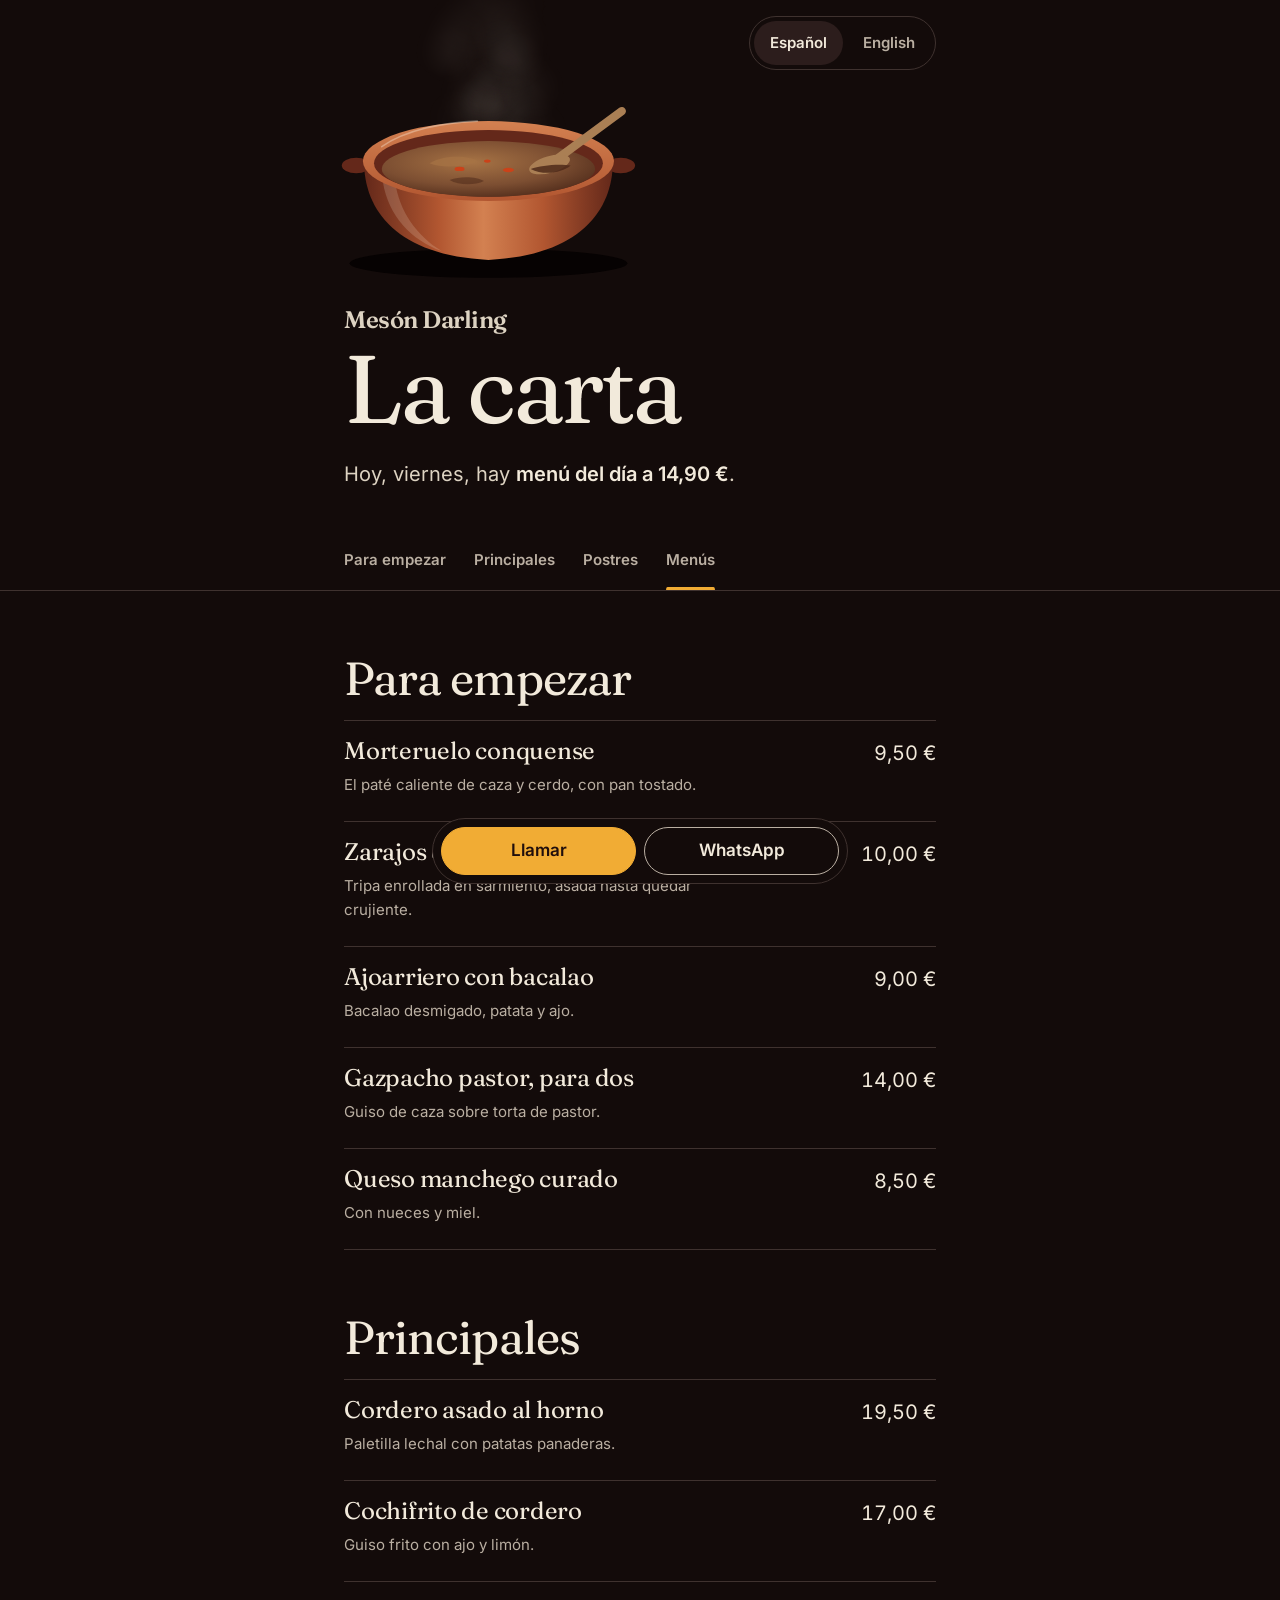
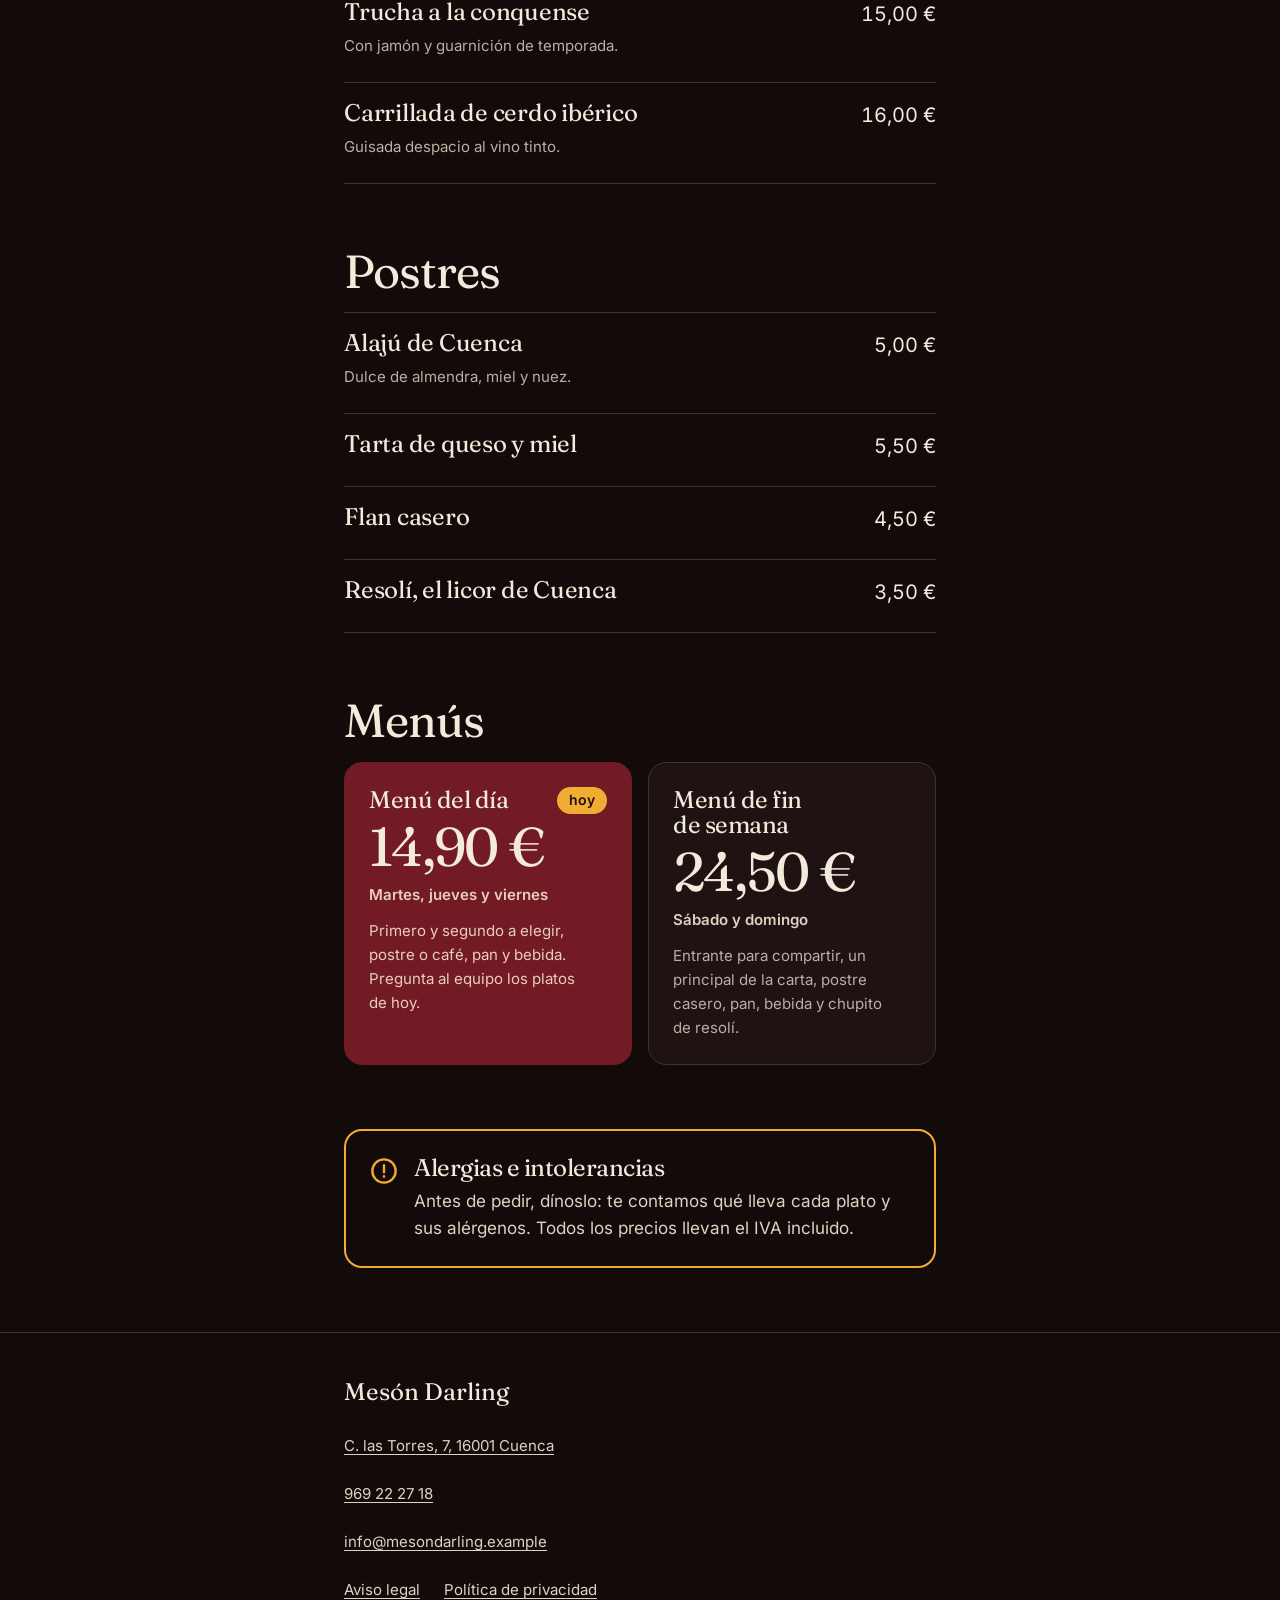
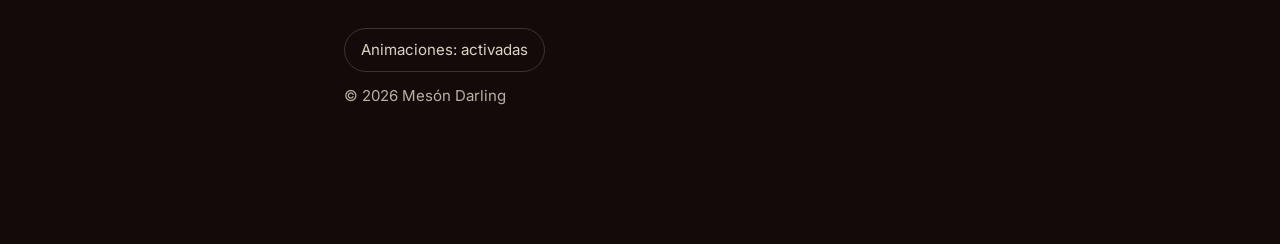
<file: public/index.html>
<!doctype html>
<html lang="es">
<head>
<meta charset="utf-8">
<meta name="viewport" content="width=device-width, initial-scale=1, viewport-fit=cover">
<title>Carta · Mesón Darling, restaurante en Cuenca</title>
<meta name="description" content="La carta del Mesón Darling en Cuenca: morteruelo, zarajos, cordero asado, postres de la tierra, menú del día y de fin de semana, con precios e IVA incluido.">
<meta name="robots" content="noindex">
<link rel="canonical" href="https://mesondarling.misioncumplida.app/">
<link rel="alternate" hreflang="es" href="https://mesondarling.misioncumplida.app/">
<link rel="alternate" hreflang="en" href="https://mesondarling.misioncumplida.app/en">
<link rel="alternate" hreflang="x-default" href="https://mesondarling.misioncumplida.app/">
<meta name="theme-color" content="#1f1314">
<link rel="icon" href="img/favicon.svg" type="image/svg+xml">

<meta property="og:type" content="website">
<meta property="og:locale" content="es_ES">
<meta property="og:site_name" content="Mesón Darling">
<meta property="og:title" content="La carta del Mesón Darling">
<meta property="og:description" content="Morteruelo, zarajos, cordero asado y postres de Cuenca, con precios. Menú del día y de fin de semana.">
<meta property="og:url" content="https://mesondarling.misioncumplida.app/">
<meta property="og:image" content="https://mesondarling.misioncumplida.app/img/og.jpg">
<meta property="og:image:width" content="1200">
<meta property="og:image:height" content="630">
<meta property="og:image:alt" content="La carta del Mesón Darling: cazuela de morteruelo sobre fondo vino oscuro">
<meta name="twitter:card" content="summary_large_image">

<script>(function(){var d=document.documentElement;d.className+=' js';try{var q=new URLSearchParams(location.search).get('movimiento'),g=localStorage;if(q==='1')g.setItem('mov','si');if(q==='0')g.setItem('mov','no');var m=g.getItem('mov');if(m==='si')d.className+=' mov';if(m==='no')d.className+=' sin-mov';}catch(e){}})();</script>
<link rel="preload" href="fonts/fraunces-latin-wght-normal.woff2" as="font" type="font/woff2" crossorigin>
<link rel="preload" href="fonts/inter-latin-wght-normal.woff2" as="font" type="font/woff2" crossorigin>
<link rel="stylesheet" href="css/estilos.css?v=2">

<script type="application/ld+json">
{
  "@context": "https://schema.org",
  "@type": "Restaurant",
  "name": "Mesón Darling",
  "telephone": "+34969222718",
  "priceRange": "€€",
  "servesCuisine": [
    "Cocina conquense",
    "Cocina castellana"
  ],
  "image": "https://mesondarling.misioncumplida.app/img/og.jpg",
  "url": "https://mesondarling.misioncumplida.app/",
  "address": {
    "@type": "PostalAddress",
    "streetAddress": "C. las Torres, 7",
    "addressLocality": "Cuenca",
    "postalCode": "16001",
    "addressRegion": "Cuenca",
    "addressCountry": "ES"
  },
  "geo": {
    "@type": "GeoCoordinates",
    "latitude": 40.0786,
    "longitude": -2.1336
  },
  "openingHoursSpecification": [
    {
      "@type": "OpeningHoursSpecification",
      "dayOfWeek": [
        "Tuesday",
        "Thursday",
        "Friday"
      ],
      "opens": "10:00",
      "closes": "15:30"
    },
    {
      "@type": "OpeningHoursSpecification",
      "dayOfWeek": [
        "Tuesday",
        "Thursday",
        "Friday"
      ],
      "opens": "20:00",
      "closes": "23:00"
    },
    {
      "@type": "OpeningHoursSpecification",
      "dayOfWeek": "Saturday",
      "opens": "11:00",
      "closes": "15:30"
    },
    {
      "@type": "OpeningHoursSpecification",
      "dayOfWeek": "Saturday",
      "opens": "20:00",
      "closes": "23:00"
    },
    {
      "@type": "OpeningHoursSpecification",
      "dayOfWeek": "Sunday",
      "opens": "11:00",
      "closes": "15:30"
    }
  ],
  "sameAs": [
    "https://www.google.com/maps/place//data=!4m2!3m1!1s0xd5d676e38222c59:0x9240be1455f8149e"
  ],
  "hasMenu": {
    "@type": "Menu",
    "name": "Carta del Mesón Darling",
    "url": "https://mesondarling.misioncumplida.app/",
    "inLanguage": "es",
    "hasMenuSection": [
      {
        "@type": "MenuSection",
        "name": "Para empezar",
        "hasMenuItem": [
          {
            "@type": "MenuItem",
            "name": "Morteruelo conquense",
            "offers": {
              "@type": "Offer",
              "price": "9.50",
              "priceCurrency": "EUR"
            }
          },
          {
            "@type": "MenuItem",
            "name": "Zarajos de cordero lechal",
            "offers": {
              "@type": "Offer",
              "price": "10.00",
              "priceCurrency": "EUR"
            }
          },
          {
            "@type": "MenuItem",
            "name": "Ajoarriero con bacalao",
            "offers": {
              "@type": "Offer",
              "price": "9.00",
              "priceCurrency": "EUR"
            }
          },
          {
            "@type": "MenuItem",
            "name": "Gazpacho pastor, para dos",
            "offers": {
              "@type": "Offer",
              "price": "14.00",
              "priceCurrency": "EUR"
            }
          },
          {
            "@type": "MenuItem",
            "name": "Queso manchego curado",
            "offers": {
              "@type": "Offer",
              "price": "8.50",
              "priceCurrency": "EUR"
            }
          }
        ]
      },
      {
        "@type": "MenuSection",
        "name": "Principales",
        "hasMenuItem": [
          {
            "@type": "MenuItem",
            "name": "Cordero asado al horno",
            "offers": {
              "@type": "Offer",
              "price": "19.50",
              "priceCurrency": "EUR"
            }
          },
          {
            "@type": "MenuItem",
            "name": "Cochifrito de cordero",
            "offers": {
              "@type": "Offer",
              "price": "17.00",
              "priceCurrency": "EUR"
            }
          },
          {
            "@type": "MenuItem",
            "name": "Trucha a la conquense",
            "offers": {
              "@type": "Offer",
              "price": "15.00",
              "priceCurrency": "EUR"
            }
          },
          {
            "@type": "MenuItem",
            "name": "Carrillada de cerdo ibérico",
            "offers": {
              "@type": "Offer",
              "price": "16.00",
              "priceCurrency": "EUR"
            }
          }
        ]
      },
      {
        "@type": "MenuSection",
        "name": "Postres",
        "hasMenuItem": [
          {
            "@type": "MenuItem",
            "name": "Alajú de Cuenca",
            "offers": {
              "@type": "Offer",
              "price": "5.00",
              "priceCurrency": "EUR"
            }
          },
          {
            "@type": "MenuItem",
            "name": "Tarta de queso y miel",
            "offers": {
              "@type": "Offer",
              "price": "5.50",
              "priceCurrency": "EUR"
            }
          },
          {
            "@type": "MenuItem",
            "name": "Flan casero",
            "offers": {
              "@type": "Offer",
              "price": "4.50",
              "priceCurrency": "EUR"
            }
          },
          {
            "@type": "MenuItem",
            "name": "Resolí, el licor de Cuenca",
            "offers": {
              "@type": "Offer",
              "price": "3.50",
              "priceCurrency": "EUR"
            }
          }
        ]
      }
    ]
  }
}
</script>
</head>
<body>
<a class="saltar" href="#carta">Saltar a la carta</a>

<header class="cabeza contenedor">
  <nav class="idioma" aria-label="Idioma">
    <ul>
      <li><a href="/" aria-current="page" lang="es">Español</a></li>
      <li><a href="/en" hreflang="en" lang="en">English</a></li>
    </ul>
  </nav>
  <div class="emblema">
    <canvas class="vapor" data-firma="vapor" aria-hidden="true"></canvas>
    <svg viewBox="60 170 540 300" aria-hidden="true" focusable="false">
      <defs>
        <linearGradient id="g-cuerpo" x1="0" x2="1" y1="0" y2="0">
          <stop offset="0" class="s-barro-osc"/><stop offset=".3" class="s-barro"/><stop offset=".48" class="s-barro-claro"/><stop offset=".72" class="s-barro"/><stop offset="1" class="s-barro-osc"/>
        </linearGradient>
        <linearGradient id="g-borde" x1="0" x2="0" y1="0" y2="1">
          <stop offset="0" class="s-barro-claro"/><stop offset="1" class="s-barro"/>
        </linearGradient>
        <radialGradient id="g-guiso" cx=".42" cy=".38" r=".7">
          <stop offset="0" class="s-guiso-claro"/><stop offset=".6" class="s-guiso"/><stop offset="1" class="s-guiso-osc"/>
        </radialGradient>
      </defs>
      <ellipse class="i-sombra" cx="320" cy="446" rx="250" ry="26"/>
      <ellipse class="i-barro-osc" cx="82" cy="270" rx="26" ry="14"/>
      <ellipse class="i-barro-osc" cx="558" cy="270" rx="26" ry="14"/>
      <path fill="url(#g-cuerpo)" d="M96 262 C96 352 156 432 320 440 C484 432 544 352 544 262 Z"/>
      <path class="i-brillo" d="M130 300 C140 360 180 404 236 424 C190 396 160 352 152 300 Z"/>
      <ellipse fill="url(#g-borde)" cx="320" cy="262" rx="226" ry="72"/>
      <ellipse class="i-barro-osc" cx="320" cy="266" rx="206" ry="60"/>
      <ellipse fill="url(#g-guiso)" cx="320" cy="276" rx="192" ry="50"/>
      <path class="i-guiso-claro" d="M214 266 C240 250 286 252 300 262 C284 272 238 276 214 266 Z" opacity=".7"/>
      <path class="i-guiso-osc" d="M250 296 C270 288 300 290 312 298 C296 306 266 306 250 296 Z" opacity=".55"/>
      <ellipse class="i-pimenton" cx="268" cy="276" rx="9" ry="4"/>
      <ellipse class="i-pimenton" cx="318" cy="262" rx="6" ry="3"/>
      <ellipse class="i-pimenton" cx="356" cy="278" rx="10" ry="4"/>
      <path class="i-mango" d="M446 256 L560 172"/>
      <ellipse class="i-madera" cx="430" cy="268" rx="38" ry="15" transform="rotate(-16 430 268)"/>
      <path class="i-guiso-osc" d="M396 276 C414 270 446 266 468 270 C452 284 418 288 396 276 Z" opacity=".85"/>
      <path class="i-brillo-fino" d="M128 236 C170 206 240 192 300 190"/>
    </svg>
  </div>
  <p class="marca entrada">Mesón Darling</p>
  <h1 class="entrada" style="--i:1">La carta</h1>
  <p class="hoy entrada" style="--i:2" id="hoy" role="status">Menú del día martes, jueves y viernes.</p>
</header>

<nav class="secciones" aria-label="Partes de la carta">
  <div class="contenedor secciones-pista">
    <ul>
      <li><a href="#empezar">Para empezar</a></li>
      <li><a href="#principales">Principales</a></li>
      <li><a href="#postres">Postres</a></li>
      <li><a href="#menus">Menús</a></li>
    </ul>
    <span class="secciones-marca" aria-hidden="true"></span>
  </div>
</nav>

<main id="carta" class="contenedor" tabindex="-1">
  <section id="empezar" class="parte" aria-labelledby="t-empezar">
    <h2 id="t-empezar">Para empezar</h2>
    <ul class="platos">
      <li class="rev"><span class="plato">Morteruelo conquense</span><span class="precio">9,50 €</span><small>El paté caliente de caza y cerdo, con pan tostado.</small></li>
      <li class="rev"><span class="plato">Zarajos de cordero lechal</span><span class="precio">10,00 €</span><small>Tripa enrollada en sarmiento, asada hasta quedar crujiente.</small></li>
      <li class="rev"><span class="plato">Ajoarriero con bacalao</span><span class="precio">9,00 €</span><small>Bacalao desmigado, patata y ajo.</small></li>
      <li class="rev"><span class="plato">Gazpacho pastor, para dos</span><span class="precio">14,00 €</span><small>Guiso de caza sobre torta de pastor.</small></li>
      <li class="rev"><span class="plato">Queso manchego curado</span><span class="precio">8,50 €</span><small>Con nueces y miel.</small></li>
    </ul>
  </section>

  <section id="principales" class="parte" aria-labelledby="t-principales">
    <h2 id="t-principales">Principales</h2>
    <ul class="platos">
      <li class="rev"><span class="plato">Cordero asado al horno</span><span class="precio">19,50 €</span><small>Paletilla lechal con patatas panaderas.</small></li>
      <li class="rev"><span class="plato">Cochifrito de cordero</span><span class="precio">17,00 €</span><small>Guiso frito con ajo y limón.</small></li>
      <li class="rev"><span class="plato">Trucha a la conquense</span><span class="precio">15,00 €</span><small>Con jamón y guarnición de temporada.</small></li>
      <li class="rev"><span class="plato">Carrillada de cerdo ibérico</span><span class="precio">16,00 €</span><small>Guisada despacio al vino tinto.</small></li>
    </ul>
  </section>

  <section id="postres" class="parte" aria-labelledby="t-postres">
    <h2 id="t-postres">Postres</h2>
    <ul class="platos">
      <li class="rev"><span class="plato">Alajú de Cuenca</span><span class="precio">5,00 €</span><small>Dulce de almendra, miel y nuez.</small></li>
      <li class="rev"><span class="plato">Tarta de queso y miel</span><span class="precio">5,50 €</span></li>
      <li class="rev"><span class="plato">Flan casero</span><span class="precio">4,50 €</span></li>
      <li class="rev"><span class="plato">Resolí, el licor de Cuenca</span><span class="precio">3,50 €</span></li>
    </ul>
  </section>

  <section id="menus" class="parte" aria-labelledby="t-menus">
    <h2 id="t-menus">Menús</h2>
    <div class="menus">
      <article class="menu-tarjeta rev" data-dias="2,4,5">
        <h3>Menú del día</h3>
        <p class="menu-precio">14,90 €</p>
        <p class="menu-dias">Martes, jueves y viernes</p>
        <p>Primero y segundo a elegir, postre o café, pan y bebida. Pregunta al equipo los platos de hoy.</p>
      </article>
      <article class="menu-tarjeta rev" data-dias="6,0">
        <h3>Menú de fin de semana</h3>
        <p class="menu-precio">24,50 €</p>
        <p class="menu-dias">Sábado y domingo</p>
        <p>Entrante para compartir, un principal de la carta, postre casero, pan, bebida y chupito de resolí.</p>
      </article>
    </div>
  </section>

  <aside class="alergenos" aria-labelledby="t-alergenos">
    <svg viewBox="0 0 24 24" aria-hidden="true" focusable="false"><circle cx="12" cy="12" r="10"/><path d="M12 7v6M12 16.5v.5"/></svg>
    <div>
      <h2 id="t-alergenos">Alergias e intolerancias</h2>
      <p>Antes de pedir, dínoslo: te contamos qué lleva cada plato y sus alérgenos. Todos los precios llevan el IVA incluido.</p>
    </div>
  </aside>
</main>

<footer class="pie">
  <div class="contenedor">
    <p class="pie-marca">Mesón Darling</p>
    <p><a href="https://www.google.com/maps/place//data=!4m2!3m1!1s0xd5d676e38222c59:0x9240be1455f8149e" target="_blank" rel="noopener">C. las Torres, 7, 16001 Cuenca</a></p>
    <p><a href="tel:+34969222718">969 22 27 18</a></p>
    <p><a href="mailto:info@mesondarling.example">info@mesondarling.example</a></p>
    <ul class="pie-enlaces">
      <li><a href="/aviso-legal">Aviso legal</a></li>
      <li><a href="/privacidad">Política de privacidad</a></li>
    </ul>
    <p><button class="mov-boton" type="button" aria-pressed="true">Animaciones: activadas</button></p>
    <p class="pie-copy">© 2026 Mesón Darling</p>
  </div>
</footer>

<div class="barra-movil">
  <a href="tel:+34969222718">Llamar</a>
  <a href="https://wa.me/34969222718?text=Hola%2C%20tengo%20una%20pregunta%20sobre%20la%20carta.">WhatsApp</a>
</div>

<script src="js/main.js?v=2" defer></script>
</body>
</html>
</file>
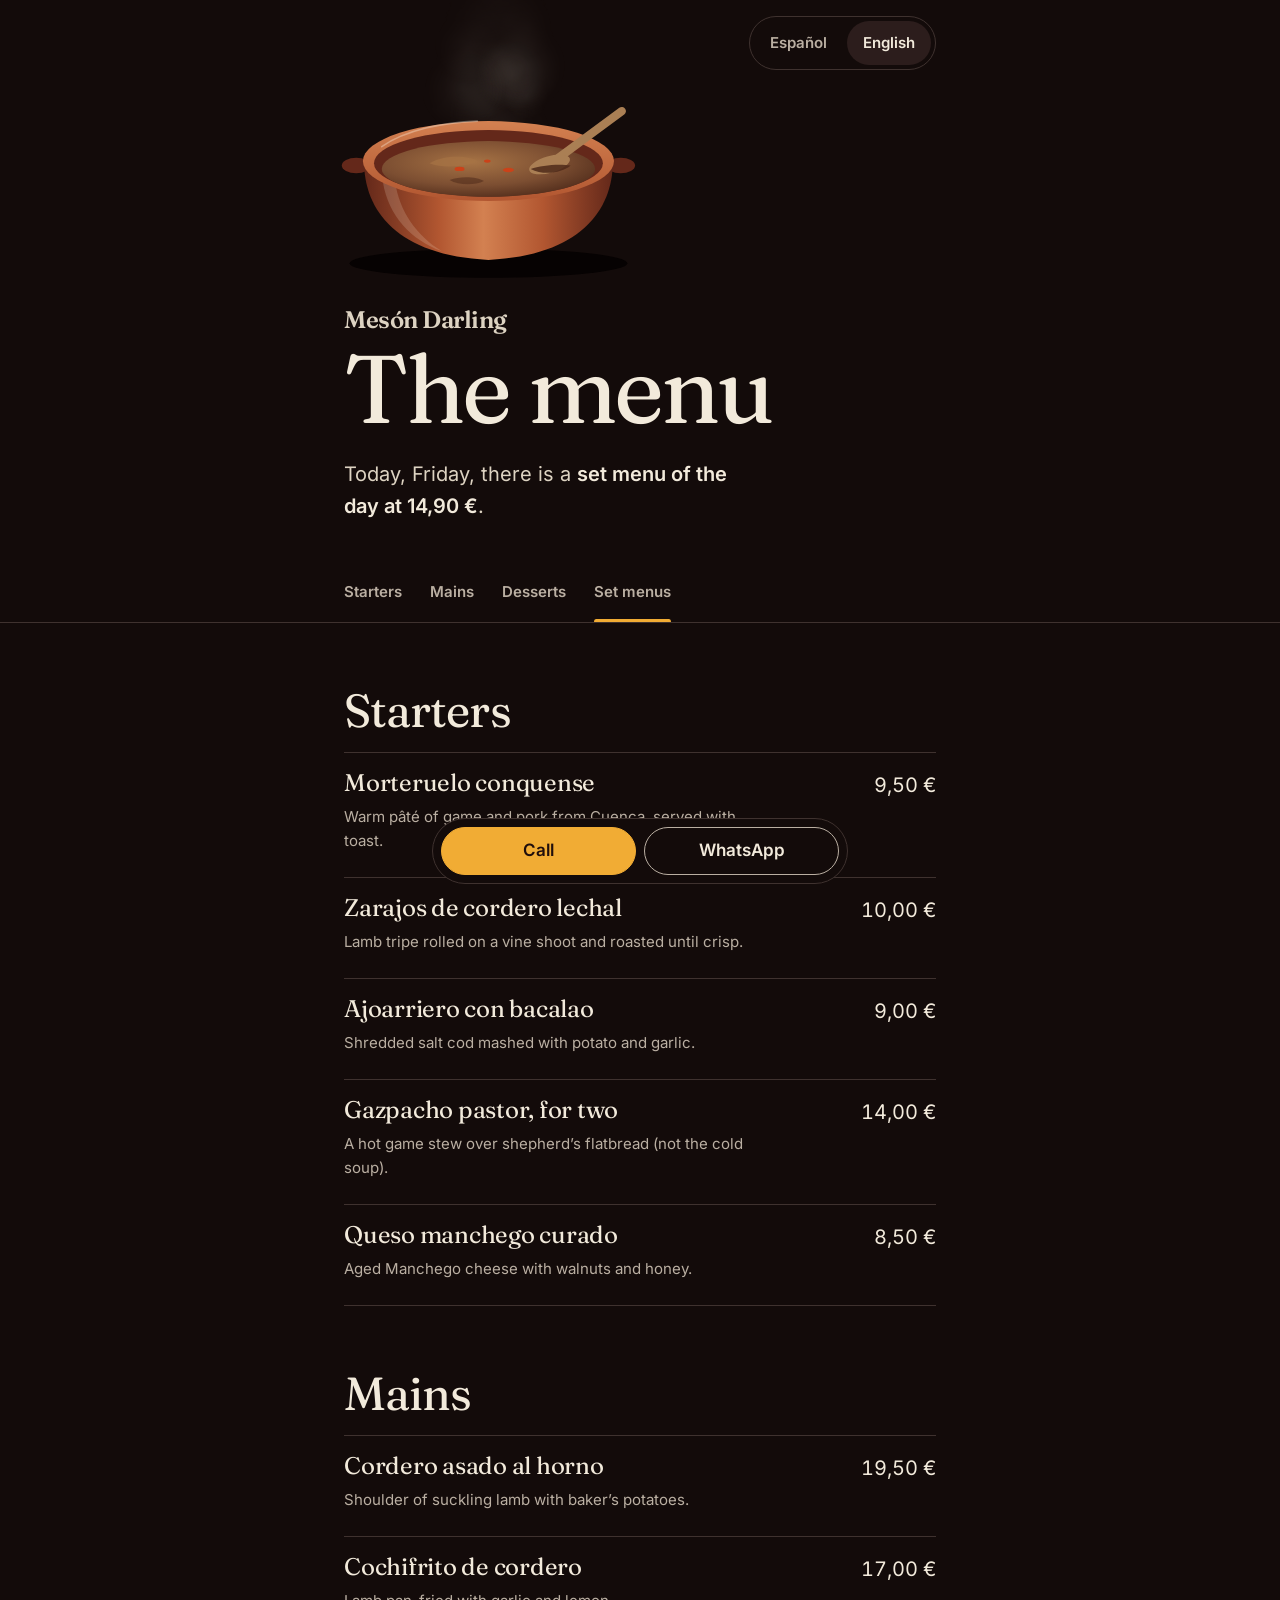
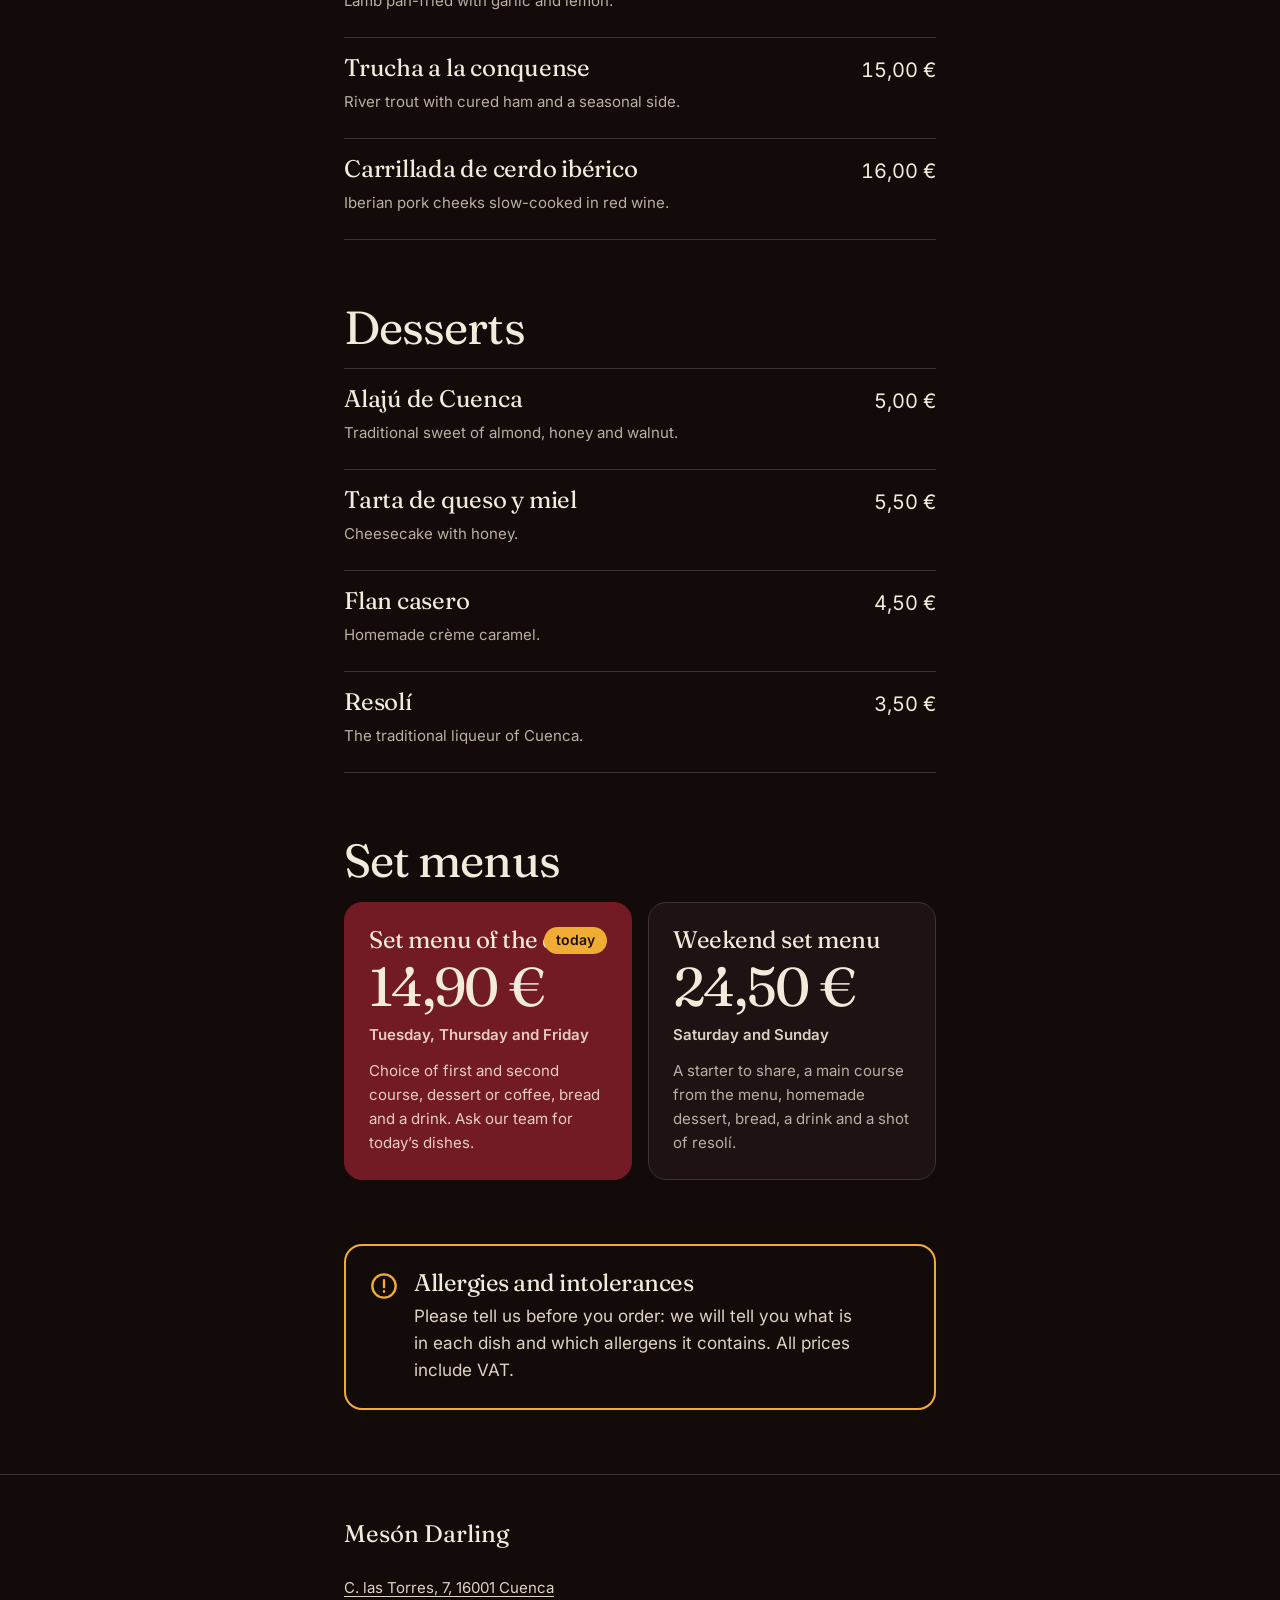
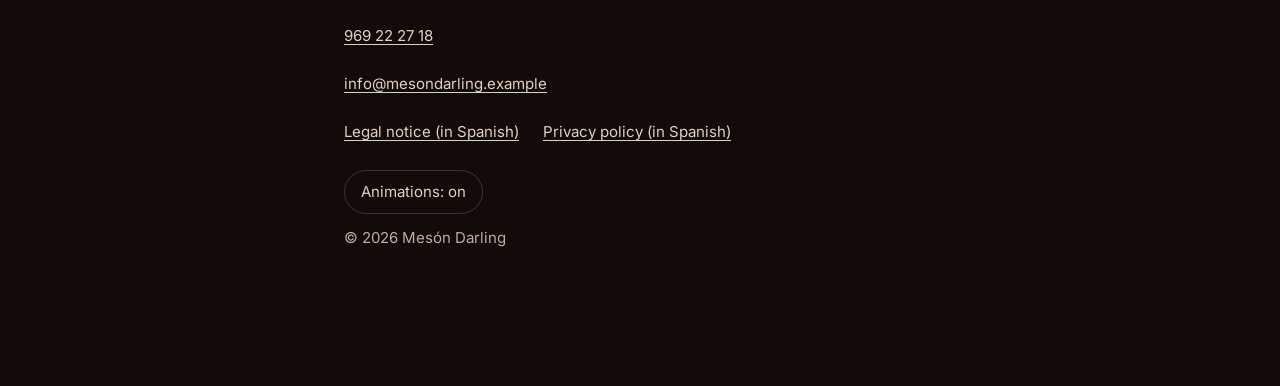
<file: public/en.html>
<!doctype html>
<html lang="en">
<head>
<meta charset="utf-8">
<meta name="viewport" content="width=device-width, initial-scale=1, viewport-fit=cover">
<title>Menu · Mesón Darling, restaurant in Cuenca</title>
<meta name="description" content="The menu of Mesón Darling in Cuenca, Spain: morteruelo, zarajos, roast lamb, local desserts, daily and weekend set menus, with prices including VAT.">
<meta name="robots" content="noindex">
<link rel="canonical" href="https://mesondarling.misioncumplida.app/en">
<link rel="alternate" hreflang="es" href="https://mesondarling.misioncumplida.app/">
<link rel="alternate" hreflang="en" href="https://mesondarling.misioncumplida.app/en">
<link rel="alternate" hreflang="x-default" href="https://mesondarling.misioncumplida.app/">
<meta name="theme-color" content="#1f1314">
<link rel="icon" href="img/favicon.svg" type="image/svg+xml">

<meta property="og:type" content="website">
<meta property="og:locale" content="en_GB">
<meta property="og:locale:alternate" content="es_ES">
<meta property="og:site_name" content="Mesón Darling">
<meta property="og:title" content="The menu of Mesón Darling">
<meta property="og:description" content="Morteruelo, zarajos, roast lamb and desserts from Cuenca, with prices. Daily and weekend set menus.">
<meta property="og:url" content="https://mesondarling.misioncumplida.app/en">
<meta property="og:image" content="https://mesondarling.misioncumplida.app/img/og.jpg">
<meta property="og:image:width" content="1200">
<meta property="og:image:height" content="630">
<meta property="og:image:alt" content="The menu of Mesón Darling: a clay pot of morteruelo on a dark wine background">
<meta name="twitter:card" content="summary_large_image">

<script>(function(){var d=document.documentElement;d.className+=' js';try{var q=new URLSearchParams(location.search).get('movimiento'),g=localStorage;if(q==='1')g.setItem('mov','si');if(q==='0')g.setItem('mov','no');var m=g.getItem('mov');if(m==='si')d.className+=' mov';if(m==='no')d.className+=' sin-mov';}catch(e){}})();</script>
<link rel="preload" href="fonts/fraunces-latin-wght-normal.woff2" as="font" type="font/woff2" crossorigin>
<link rel="preload" href="fonts/inter-latin-wght-normal.woff2" as="font" type="font/woff2" crossorigin>
<link rel="stylesheet" href="css/estilos.css?v=2">

<script type="application/ld+json">
{
  "@context": "https://schema.org",
  "@type": "Restaurant",
  "name": "Mesón Darling",
  "telephone": "+34969222718",
  "priceRange": "€€",
  "servesCuisine": [
    "Cocina conquense",
    "Cocina castellana"
  ],
  "image": "https://mesondarling.misioncumplida.app/img/og.jpg",
  "url": "https://mesondarling.misioncumplida.app/",
  "address": {
    "@type": "PostalAddress",
    "streetAddress": "C. las Torres, 7",
    "addressLocality": "Cuenca",
    "postalCode": "16001",
    "addressRegion": "Cuenca",
    "addressCountry": "ES"
  },
  "geo": {
    "@type": "GeoCoordinates",
    "latitude": 40.0786,
    "longitude": -2.1336
  },
  "openingHoursSpecification": [
    {
      "@type": "OpeningHoursSpecification",
      "dayOfWeek": [
        "Tuesday",
        "Thursday",
        "Friday"
      ],
      "opens": "10:00",
      "closes": "15:30"
    },
    {
      "@type": "OpeningHoursSpecification",
      "dayOfWeek": [
        "Tuesday",
        "Thursday",
        "Friday"
      ],
      "opens": "20:00",
      "closes": "23:00"
    },
    {
      "@type": "OpeningHoursSpecification",
      "dayOfWeek": "Saturday",
      "opens": "11:00",
      "closes": "15:30"
    },
    {
      "@type": "OpeningHoursSpecification",
      "dayOfWeek": "Saturday",
      "opens": "20:00",
      "closes": "23:00"
    },
    {
      "@type": "OpeningHoursSpecification",
      "dayOfWeek": "Sunday",
      "opens": "11:00",
      "closes": "15:30"
    }
  ],
  "sameAs": [
    "https://www.google.com/maps/place//data=!4m2!3m1!1s0xd5d676e38222c59:0x9240be1455f8149e"
  ],
  "hasMenu": {
    "@type": "Menu",
    "name": "Menu of Mesón Darling",
    "url": "https://mesondarling.misioncumplida.app/",
    "inLanguage": "en",
    "hasMenuSection": [
      {
        "@type": "MenuSection",
        "name": "Starters",
        "hasMenuItem": [
          {
            "@type": "MenuItem",
            "name": "Morteruelo conquense",
            "offers": {
              "@type": "Offer",
              "price": "9.50",
              "priceCurrency": "EUR"
            }
          },
          {
            "@type": "MenuItem",
            "name": "Zarajos de cordero lechal",
            "offers": {
              "@type": "Offer",
              "price": "10.00",
              "priceCurrency": "EUR"
            }
          },
          {
            "@type": "MenuItem",
            "name": "Ajoarriero con bacalao",
            "offers": {
              "@type": "Offer",
              "price": "9.00",
              "priceCurrency": "EUR"
            }
          },
          {
            "@type": "MenuItem",
            "name": "Gazpacho pastor, para dos",
            "offers": {
              "@type": "Offer",
              "price": "14.00",
              "priceCurrency": "EUR"
            }
          },
          {
            "@type": "MenuItem",
            "name": "Queso manchego curado",
            "offers": {
              "@type": "Offer",
              "price": "8.50",
              "priceCurrency": "EUR"
            }
          }
        ]
      },
      {
        "@type": "MenuSection",
        "name": "Mains",
        "hasMenuItem": [
          {
            "@type": "MenuItem",
            "name": "Cordero asado al horno",
            "offers": {
              "@type": "Offer",
              "price": "19.50",
              "priceCurrency": "EUR"
            }
          },
          {
            "@type": "MenuItem",
            "name": "Cochifrito de cordero",
            "offers": {
              "@type": "Offer",
              "price": "17.00",
              "priceCurrency": "EUR"
            }
          },
          {
            "@type": "MenuItem",
            "name": "Trucha a la conquense",
            "offers": {
              "@type": "Offer",
              "price": "15.00",
              "priceCurrency": "EUR"
            }
          },
          {
            "@type": "MenuItem",
            "name": "Carrillada de cerdo ibérico",
            "offers": {
              "@type": "Offer",
              "price": "16.00",
              "priceCurrency": "EUR"
            }
          }
        ]
      },
      {
        "@type": "MenuSection",
        "name": "Desserts",
        "hasMenuItem": [
          {
            "@type": "MenuItem",
            "name": "Alajú de Cuenca",
            "offers": {
              "@type": "Offer",
              "price": "5.00",
              "priceCurrency": "EUR"
            }
          },
          {
            "@type": "MenuItem",
            "name": "Tarta de queso y miel",
            "offers": {
              "@type": "Offer",
              "price": "5.50",
              "priceCurrency": "EUR"
            }
          },
          {
            "@type": "MenuItem",
            "name": "Flan casero",
            "offers": {
              "@type": "Offer",
              "price": "4.50",
              "priceCurrency": "EUR"
            }
          },
          {
            "@type": "MenuItem",
            "name": "Resolí, el licor de Cuenca",
            "offers": {
              "@type": "Offer",
              "price": "3.50",
              "priceCurrency": "EUR"
            }
          }
        ]
      }
    ]
  }
}
</script>
</head>
<body>
<a class="saltar" href="#carta">Skip to the menu</a>

<header class="cabeza contenedor">
  <nav class="idioma" aria-label="Language">
    <ul>
      <li><a href="/" hreflang="es" lang="es">Español</a></li>
      <li><a href="/en" aria-current="page" lang="en">English</a></li>
    </ul>
  </nav>
  <div class="emblema">
    <canvas class="vapor" data-firma="vapor" aria-hidden="true"></canvas>
    <svg viewBox="60 170 540 300" aria-hidden="true" focusable="false">
      <defs>
        <linearGradient id="g-cuerpo" x1="0" x2="1" y1="0" y2="0">
          <stop offset="0" class="s-barro-osc"/><stop offset=".3" class="s-barro"/><stop offset=".48" class="s-barro-claro"/><stop offset=".72" class="s-barro"/><stop offset="1" class="s-barro-osc"/>
        </linearGradient>
        <linearGradient id="g-borde" x1="0" x2="0" y1="0" y2="1">
          <stop offset="0" class="s-barro-claro"/><stop offset="1" class="s-barro"/>
        </linearGradient>
        <radialGradient id="g-guiso" cx=".42" cy=".38" r=".7">
          <stop offset="0" class="s-guiso-claro"/><stop offset=".6" class="s-guiso"/><stop offset="1" class="s-guiso-osc"/>
        </radialGradient>
      </defs>
      <ellipse class="i-sombra" cx="320" cy="446" rx="250" ry="26"/>
      <ellipse class="i-barro-osc" cx="82" cy="270" rx="26" ry="14"/>
      <ellipse class="i-barro-osc" cx="558" cy="270" rx="26" ry="14"/>
      <path fill="url(#g-cuerpo)" d="M96 262 C96 352 156 432 320 440 C484 432 544 352 544 262 Z"/>
      <path class="i-brillo" d="M130 300 C140 360 180 404 236 424 C190 396 160 352 152 300 Z"/>
      <ellipse fill="url(#g-borde)" cx="320" cy="262" rx="226" ry="72"/>
      <ellipse class="i-barro-osc" cx="320" cy="266" rx="206" ry="60"/>
      <ellipse fill="url(#g-guiso)" cx="320" cy="276" rx="192" ry="50"/>
      <path class="i-guiso-claro" d="M214 266 C240 250 286 252 300 262 C284 272 238 276 214 266 Z" opacity=".7"/>
      <path class="i-guiso-osc" d="M250 296 C270 288 300 290 312 298 C296 306 266 306 250 296 Z" opacity=".55"/>
      <ellipse class="i-pimenton" cx="268" cy="276" rx="9" ry="4"/>
      <ellipse class="i-pimenton" cx="318" cy="262" rx="6" ry="3"/>
      <ellipse class="i-pimenton" cx="356" cy="278" rx="10" ry="4"/>
      <path class="i-mango" d="M446 256 L560 172"/>
      <ellipse class="i-madera" cx="430" cy="268" rx="38" ry="15" transform="rotate(-16 430 268)"/>
      <path class="i-guiso-osc" d="M396 276 C414 270 446 266 468 270 C452 284 418 288 396 276 Z" opacity=".85"/>
      <path class="i-brillo-fino" d="M128 236 C170 206 240 192 300 190"/>
    </svg>
  </div>
  <p class="marca entrada">Mesón Darling</p>
  <h1 class="entrada" style="--i:1">The menu</h1>
  <p class="hoy entrada" style="--i:2" id="hoy" role="status">Set menu of the day on Tuesday, Thursday and Friday.</p>
</header>

<nav class="secciones" aria-label="Menu sections">
  <div class="contenedor secciones-pista">
    <ul>
      <li><a href="#empezar">Starters</a></li>
      <li><a href="#principales">Mains</a></li>
      <li><a href="#postres">Desserts</a></li>
      <li><a href="#menus">Set menus</a></li>
    </ul>
    <span class="secciones-marca" aria-hidden="true"></span>
  </div>
</nav>

<main id="carta" class="contenedor" tabindex="-1">
  <section id="empezar" class="parte" aria-labelledby="t-empezar">
    <h2 id="t-empezar">Starters</h2>
    <ul class="platos">
      <li class="rev"><span class="plato">Morteruelo conquense</span><span class="precio">9,50 €</span><small>Warm pâté of game and pork from Cuenca, served with toast.</small></li>
      <li class="rev"><span class="plato">Zarajos de cordero lechal</span><span class="precio">10,00 €</span><small>Lamb tripe rolled on a vine shoot and roasted until crisp.</small></li>
      <li class="rev"><span class="plato">Ajoarriero con bacalao</span><span class="precio">9,00 €</span><small>Shredded salt cod mashed with potato and garlic.</small></li>
      <li class="rev"><span class="plato">Gazpacho pastor, for two</span><span class="precio">14,00 €</span><small>A hot game stew over shepherd’s flatbread (not the cold soup).</small></li>
      <li class="rev"><span class="plato">Queso manchego curado</span><span class="precio">8,50 €</span><small>Aged Manchego cheese with walnuts and honey.</small></li>
    </ul>
  </section>

  <section id="principales" class="parte" aria-labelledby="t-principales">
    <h2 id="t-principales">Mains</h2>
    <ul class="platos">
      <li class="rev"><span class="plato">Cordero asado al horno</span><span class="precio">19,50 €</span><small>Shoulder of suckling lamb with baker’s potatoes.</small></li>
      <li class="rev"><span class="plato">Cochifrito de cordero</span><span class="precio">17,00 €</span><small>Lamb pan-fried with garlic and lemon.</small></li>
      <li class="rev"><span class="plato">Trucha a la conquense</span><span class="precio">15,00 €</span><small>River trout with cured ham and a seasonal side.</small></li>
      <li class="rev"><span class="plato">Carrillada de cerdo ibérico</span><span class="precio">16,00 €</span><small>Iberian pork cheeks slow-cooked in red wine.</small></li>
    </ul>
  </section>

  <section id="postres" class="parte" aria-labelledby="t-postres">
    <h2 id="t-postres">Desserts</h2>
    <ul class="platos">
      <li class="rev"><span class="plato">Alajú de Cuenca</span><span class="precio">5,00 €</span><small>Traditional sweet of almond, honey and walnut.</small></li>
      <li class="rev"><span class="plato">Tarta de queso y miel</span><span class="precio">5,50 €</span><small>Cheesecake with honey.</small></li>
      <li class="rev"><span class="plato">Flan casero</span><span class="precio">4,50 €</span><small>Homemade crème caramel.</small></li>
      <li class="rev"><span class="plato">Resolí</span><span class="precio">3,50 €</span><small>The traditional liqueur of Cuenca.</small></li>
    </ul>
  </section>

  <section id="menus" class="parte" aria-labelledby="t-menus">
    <h2 id="t-menus">Set menus</h2>
    <div class="menus">
      <article class="menu-tarjeta rev" data-dias="2,4,5">
        <h3>Set menu of the day</h3>
        <p class="menu-precio">14,90 €</p>
        <p class="menu-dias">Tuesday, Thursday and Friday</p>
        <p>Choice of first and second course, dessert or coffee, bread and a drink. Ask our team for today’s dishes.</p>
      </article>
      <article class="menu-tarjeta rev" data-dias="6,0">
        <h3>Weekend set menu</h3>
        <p class="menu-precio">24,50 €</p>
        <p class="menu-dias">Saturday and Sunday</p>
        <p>A starter to share, a main course from the menu, homemade dessert, bread, a drink and a shot of resolí.</p>
      </article>
    </div>
  </section>

  <aside class="alergenos" aria-labelledby="t-alergenos">
    <svg viewBox="0 0 24 24" aria-hidden="true" focusable="false"><circle cx="12" cy="12" r="10"/><path d="M12 7v6M12 16.5v.5"/></svg>
    <div>
      <h2 id="t-alergenos">Allergies and intolerances</h2>
      <p>Please tell us before you order: we will tell you what is in each dish and which allergens it contains. All prices include VAT.</p>
    </div>
  </aside>
</main>

<footer class="pie">
  <div class="contenedor">
    <p class="pie-marca">Mesón Darling</p>
    <p><a href="https://www.google.com/maps/place//data=!4m2!3m1!1s0xd5d676e38222c59:0x9240be1455f8149e" target="_blank" rel="noopener">C. las Torres, 7, 16001 Cuenca</a></p>
    <p><a href="tel:+34969222718">969 22 27 18</a></p>
    <p><a href="mailto:info@mesondarling.example">info@mesondarling.example</a></p>
    <ul class="pie-enlaces">
      <li><a href="/aviso-legal" hreflang="es">Legal notice (in Spanish)</a></li>
      <li><a href="/privacidad" hreflang="es">Privacy policy (in Spanish)</a></li>
    </ul>
    <p><button class="mov-boton" type="button" aria-pressed="true">Animations: on</button></p>
    <p class="pie-copy">© 2026 Mesón Darling</p>
  </div>
</footer>

<div class="barra-movil">
  <a href="tel:+34969222718">Call</a>
  <a href="https://wa.me/34969222718?text=Hello%2C%20I%20have%20a%20question%20about%20the%20menu.">WhatsApp</a>
</div>

<script src="js/main.js?v=2" defer></script>
</body>
</html>
</file>
<file: public/css/estilos.css>
/* Hallmark · shape: una carta de papel en una columna (emblema, secciones fijas, platos, menús, alérgenos) · genre: editorial · theme: custom · job: visit · idea: "La carta en la mano: la carta del Mesón Darling cabe en una columna que se lee en la mesa sin buscar nada" · vibe: "carta de mesón a la luz de la vela"
 * paper: oklch(16% 0.014 25) · accent: oklch(79% 0.15 76) · display: Fraunces · body: Inter · hero: emblema de la cazuela humeante sobre «La carta» y lo que hay hoy · nav: barra fija de cuatro secciones con marca que se desliza · footer: datos del mesón y legales en una columna · imagery: ilustración SVG propia de la cazuela (sin fotos del cliente) · signature: el vapor de la cazuela sobre el título de la carta
 * axes: dark/roman-serif/warm · posture: restrained (azafrán solo en la marca de sección, el foco y la acción) · contrast: pass · fold: pass · v2.0.0 */
/* Hallmark · pre-emit critique: P4 H5 E4 S4 R5 V4 · weakest: P, una carta en columna es lo esperable; la cazuela y el «hoy hay menú» la hacen del Mesón Darling y útil en la mesa */
/* Hallmark · dismissed F7 · las píldoras son controles (.saltar, enlaces de .barra-movil, .mov-boton) y la etiqueta «hoy» del menú, no cajas */
/* Hallmark · waive 80 · la cazuela del emblema es una ilustración SVG propia · el Mesón Darling no tiene fotos y el usuario eligió la ilustración */
/* Hallmark · waive 37 · Fraunces + Inter autoalojadas · pareja que el titular aprobó para el Mesón Darling y su carta, con licencia OFL */

@font-face { font-family: "Fraunces"; src: url("../fonts/fraunces-latin-wght-normal.woff2") format("woff2"); font-weight: 100 900; font-style: normal; font-display: swap; }
@font-face { font-family: "Inter"; src: url("../fonts/inter-latin-wght-normal.woff2") format("woff2"); font-weight: 100 900; font-style: normal; font-display: swap; }

:root {
  --space-2xs: 4px; --space-xs: 8px; --space-sm: 12px; --space-md: 16px; --space-lg: 24px; --space-xl: 40px; --space-2xl: 64px; --space-3xl: 96px;
  --text-xs: 0.875rem; --text-sm: 0.9375rem; --text-md: 1.0625rem; --text-lg: 1.25rem; --text-xl: 1.5rem;
  --text-display: clamp(3.4rem, 12vw + 0.5rem, 6rem);
  --text-section: clamp(2rem, 5vw + 0.8rem, 2.9rem);
  --text-title: clamp(1.25rem, 1vw + 1rem, 1.5rem);
  --ease-out: cubic-bezier(0.16, 1, 0.3, 1); --ease-in-out: cubic-bezier(0.65, 0, 0.35, 1);
  --dur-micro: 120ms; --dur-short: 220ms; --dur-long: 420ms;
  --container: 42rem; --gutter: 24px; --nav-h: 60px;
  --z-raised: 10; --z-sticky: 200; --z-sticky-nav: 300;
  --radius-card: 18px; --radius-pill: 999px;

  /* Paleta del Mesón Darling: vino, pergamino y ocre azafrán */
  --color-paper: oklch(16% 0.014 25);
  --color-paper-2: oklch(20% 0.018 25);
  --color-paper-3: oklch(25% 0.024 25);
  --color-ink: oklch(94% 0.022 85);
  --color-ink-2: oklch(87% 0.025 80);
  --color-muted: oklch(76% 0.022 70);
  --color-rule: oklch(33% 0.02 30);
  --color-accent: oklch(79% 0.15 76);
  --color-accent-ink: oklch(19% 0.03 30);
  --color-focus: oklch(81% 0.19 76);
  --color-field: oklch(37% 0.12 20);
  --color-on-field-muted: oklch(87% 0.035 50);
  --color-shadow: oklch(10% 0.012 25);

  /* Ilustración de la cazuela */
  --c-barro: oklch(56% 0.13 42);
  --c-barro-claro: oklch(68% 0.12 50);
  --c-barro-osc: oklch(36% 0.09 35);
  --c-guiso: oklch(47% 0.075 52);
  --c-guiso-claro: oklch(60% 0.09 62);
  --c-guiso-osc: oklch(33% 0.06 45);
  --c-pimenton: oklch(57% 0.18 36);
  --c-madera: oklch(63% 0.08 66);
  --c-brillo: oklch(97% 0.02 85);
  --firma-a: oklch(94% 0.022 85);

  --font-display: "Fraunces", Georgia, ui-serif, serif;
  --font-body: "Inter", ui-sans-serif, system-ui, sans-serif;
}

/* ===================== BASE ===================== */
*, *::before, *::after { box-sizing: border-box; }
html, body { overflow-x: clip; }
html { scrollbar-color: var(--color-muted) var(--color-paper); scroll-padding-top: calc(var(--nav-h) + var(--space-md)); scroll-behavior: smooth; -webkit-text-size-adjust: 100%; }
body { margin: 0; background: var(--color-paper); color: var(--color-ink); font-family: var(--font-body); font-size: var(--text-md); line-height: 1.6; -webkit-font-smoothing: antialiased; font-synthesis: none; -webkit-tap-highlight-color: transparent; }
::selection { background: color-mix(in oklab, var(--color-accent) 30%, transparent); color: var(--color-ink); }
:focus-visible { outline: 3px solid var(--color-focus); outline-offset: 3px; }
a { color: inherit; text-decoration-thickness: 1px; text-underline-offset: 0.18em; }
h1, h2, h3 { margin: 0; font-family: var(--font-display); font-weight: 400; letter-spacing: -0.02em; line-height: 1.05; overflow-wrap: break-word; min-width: 0; text-wrap: balance; }
p { margin: 0; text-wrap: pretty; }
ul { margin: 0; padding: 0; list-style: none; }
svg { display: block; }
button { font: inherit; }
strong { font-weight: 600; }
.contenedor { width: 100%; max-width: var(--container); margin-inline: auto; padding-inline: max(var(--gutter), env(safe-area-inset-left)); }
#carta:focus { outline: none; }

.saltar { position: absolute; left: var(--space-md); top: -100px; z-index: 999; display: inline-flex; align-items: center; min-height: 44px; padding: 0 var(--space-md); background: var(--color-accent); color: var(--color-accent-ink); border-radius: var(--radius-pill); font-weight: 600; text-decoration: none; }
.saltar:focus { top: var(--space-md); }

/* ===================== CABEZA ===================== */
.cabeza { padding-top: var(--space-md); padding-bottom: var(--space-xl); text-align: left; }
.emblema { position: relative; width: min(62vw, 300px); margin-top: var(--space-xl); margin-bottom: var(--space-lg); }
.emblema svg { width: 100%; height: auto; overflow: visible; }
.vapor { position: absolute; left: 12%; width: 76%; bottom: 52%; height: 150%; pointer-events: none; -webkit-mask-image: radial-gradient(ellipse 50% 100% at 50% 100%, black 15%, transparent 92%); mask-image: radial-gradient(ellipse 50% 100% at 50% 100%, black 15%, transparent 92%); }
.marca { font-family: var(--font-display); font-size: var(--text-xl); font-weight: 600; letter-spacing: -0.02em; color: var(--color-ink-2); }
.cabeza h1 { font-size: var(--text-display); line-height: 0.95; letter-spacing: -0.035em; font-variation-settings: "opsz" 144; margin-top: var(--space-2xs); }
.hoy { margin-top: var(--space-lg); font-size: var(--text-lg); color: var(--color-ink-2); max-width: 32ch; }
.hoy strong { color: var(--color-ink); }

/* Selector de idioma: dos enlaces a páginas propias (/ y /en), funciona sin JS */
.idioma { display: flex; justify-content: flex-end; }
.idioma ul { display: inline-flex; gap: var(--space-2xs); padding: var(--space-2xs); border: 1px solid var(--color-rule); border-radius: var(--radius-pill); }
.idioma a { display: inline-flex; align-items: center; min-height: 44px; padding: 0 var(--space-md); border-radius: var(--radius-pill); color: var(--color-muted); font-size: var(--text-sm); font-weight: 600; text-decoration: none; transition: color var(--dur-short) var(--ease-out), background-color var(--dur-short) var(--ease-out); }
.idioma a:hover { color: var(--color-ink); }
.idioma a[aria-current="page"] { background: var(--color-paper-3); color: var(--color-ink); }

/* Colores de la ilustración */
.i-sombra { fill: var(--color-shadow); }
.i-barro-osc { fill: var(--c-barro-osc); }
.i-guiso-claro { fill: var(--c-guiso-claro); }
.i-guiso-osc { fill: var(--c-guiso-osc); }
.i-pimenton { fill: var(--c-pimenton); }
.i-madera { fill: var(--c-madera); }
.i-mango { stroke: var(--c-madera); stroke-width: 15; stroke-linecap: round; fill: none; }
.i-brillo { fill: var(--c-brillo); opacity: 0.16; }
.i-brillo-fino { stroke: var(--c-brillo); stroke-width: 3; fill: none; stroke-linecap: round; opacity: 0.35; }
.s-barro-osc { stop-color: var(--c-barro-osc); }
.s-barro { stop-color: var(--c-barro); }
.s-barro-claro { stop-color: var(--c-barro-claro); }
.s-guiso { stop-color: var(--c-guiso); }
.s-guiso-claro { stop-color: var(--c-guiso-claro); }
.s-guiso-osc { stop-color: var(--c-guiso-osc); }

/* ===================== SECCIONES (barra fija) ===================== */
.secciones { position: sticky; top: 0; z-index: var(--z-sticky-nav); background: var(--color-paper); border-bottom: 1px solid var(--color-rule); }
.secciones-pista { position: relative; overflow-x: auto; scrollbar-width: none; overscroll-behavior-x: contain; }
.secciones-pista::-webkit-scrollbar { display: none; }
.secciones ul { display: flex; gap: var(--space-2xs); min-height: var(--nav-h); align-items: center; width: max-content; }
.secciones a { display: inline-flex; align-items: center; min-height: 44px; padding: 0 var(--space-sm); color: var(--color-muted); text-decoration: none; font-size: var(--text-sm); font-weight: 600; white-space: nowrap; border-radius: 10px; transition: color var(--dur-short) var(--ease-out); }
.secciones li:first-child a { padding-left: 0; }
.secciones a:hover, .secciones a[aria-current="true"] { color: var(--color-ink); }
.secciones a:focus-visible { outline-offset: -3px; }
.secciones li:first-child a:focus-visible { outline-offset: 0; }
.secciones-marca { position: absolute; left: 0; bottom: 0; width: 100px; height: 3px; background: var(--color-accent); border-radius: 3px 3px 0 0; transform-origin: 0 50%; transform: translateX(var(--x, 0)) scaleX(var(--w, 0)); transition: transform var(--dur-long) var(--ease-out); pointer-events: none; }

/* ===================== CARTA ===================== */
.parte { padding-top: var(--space-2xl); }
.parte h2 { font-size: var(--text-section); margin-bottom: var(--space-md); }
.platos li { display: grid; grid-template-columns: minmax(0, 1fr) auto; column-gap: var(--space-lg); row-gap: var(--space-2xs); padding-block: var(--space-md) var(--space-lg); border-top: 1px solid var(--color-rule); }
.platos li:last-child { border-bottom: 1px solid var(--color-rule); }
.plato { font-family: var(--font-display); font-size: var(--text-title); line-height: 1.2; letter-spacing: -0.01em; }
.precio { font-variant-numeric: tabular-nums; font-size: var(--text-lg); white-space: nowrap; align-self: baseline; }
.platos small { grid-column: 1 / -1; color: var(--color-muted); font-size: var(--text-sm); max-width: 46ch; }

.menus { display: grid; gap: var(--space-md); }
.menu-tarjeta { position: relative; padding: var(--space-lg); border-radius: var(--radius-card); background: var(--color-paper-2); border: 1px solid var(--color-rule); }
.menu-tarjeta h3 { font-size: var(--text-xl); }
.menu-precio { margin-top: var(--space-xs); font-family: var(--font-display); font-size: clamp(2.6rem, 8vw, 3.4rem); line-height: 1; letter-spacing: -0.03em; font-variant-numeric: tabular-nums; }
.menu-dias { margin-top: var(--space-xs); color: var(--color-ink-2); font-weight: 600; font-size: var(--text-sm); }
.menu-tarjeta > p:last-of-type { margin-top: var(--space-sm); color: var(--color-muted); font-size: var(--text-sm); }
.menu-tarjeta.hoy-toca { background: var(--color-field); border-color: var(--color-field); }
.menu-tarjeta.hoy-toca .menu-dias, .menu-tarjeta.hoy-toca > p:last-of-type { color: var(--color-on-field-muted); }
.menu-tarjeta .hoy-marca { position: absolute; top: var(--space-lg); right: var(--space-lg); font-size: var(--text-xs); font-weight: 600; color: var(--color-accent-ink); background: var(--color-accent); border-radius: var(--radius-pill); padding: 2px var(--space-sm); }

.alergenos { display: grid; grid-template-columns: auto minmax(0, 1fr); gap: var(--space-md); margin-top: var(--space-2xl); padding: var(--space-lg); border-radius: var(--radius-card); border: 2px solid var(--color-accent); }
.alergenos svg { width: 28px; height: 28px; fill: none; stroke: var(--color-accent); stroke-width: 2; stroke-linecap: round; margin-top: 2px; }
.alergenos h2 { font-size: var(--text-xl); margin-bottom: var(--space-xs); }
.alergenos p { color: var(--color-ink-2); }

/* ===================== PIE ===================== */
.pie { margin-top: var(--space-2xl); padding-block: var(--space-xl) calc(var(--space-2xl) + 72px + env(safe-area-inset-bottom)); border-top: 1px solid var(--color-rule); color: var(--color-muted); font-size: var(--text-sm); }
.pie .contenedor { display: flex; flex-direction: column; align-items: flex-start; gap: var(--space-2xs); }
.pie-marca { font-family: var(--font-display); font-size: var(--text-xl); color: var(--color-ink); margin-bottom: var(--space-xs); }
.pie a { display: inline-flex; align-items: center; min-height: 44px; color: var(--color-ink-2); }
.pie a:hover { color: var(--color-ink); }
.pie-enlaces { display: flex; flex-wrap: wrap; column-gap: var(--space-lg); }
.pie-copy { margin-top: var(--space-xs); }

.barra-movil { display: grid; grid-template-columns: 1fr 1fr; gap: var(--space-xs); position: fixed; left: 0; right: 0; bottom: 0; z-index: var(--z-sticky); padding: var(--space-xs) max(var(--space-xs), env(safe-area-inset-right)) calc(var(--space-xs) + env(safe-area-inset-bottom)) max(var(--space-xs), env(safe-area-inset-left)); background: var(--color-paper); border-top: 1px solid var(--color-rule); }
.barra-movil a { display: flex; align-items: center; justify-content: center; min-height: 48px; border-radius: var(--radius-pill); font-weight: 600; text-decoration: none; border: 1px solid var(--color-muted); color: var(--color-ink); transition: transform var(--dur-micro) var(--ease-out), background-color var(--dur-short) var(--ease-out); }
.barra-movil a:first-child { background: var(--color-accent); border-color: var(--color-accent); color: var(--color-accent-ink); }
.barra-movil a:active { transform: scale(0.98); }
@media (min-width: 60rem) {
  .barra-movil { left: 50%; right: auto; bottom: var(--space-md); width: min(26rem, calc(100% - 2 * var(--gutter))); transform: translateX(-50%); border: 1px solid var(--color-rule); border-radius: var(--radius-pill); padding: var(--space-xs); }
  .barra-movil a:active { transform: scale(0.98); }
}

/* ===================== PÁGINAS LEGALES Y 404 ===================== */
.legal-cabeza { display: flex; align-items: center; justify-content: space-between; gap: var(--space-md); min-height: 72px; border-bottom: 1px solid var(--color-rule); }
.legal-cabeza .marca { text-decoration: none; display: inline-flex; align-items: center; min-height: 44px; }
.volver { display: inline-flex; align-items: center; min-height: 44px; color: var(--color-ink-2); font-size: var(--text-sm); }
.legal { padding-block: var(--space-xl) var(--space-2xl); }
.legal h1 { font-size: var(--text-section); margin-bottom: var(--space-lg); }
.legal h2 { font-size: var(--text-xl); margin: var(--space-xl) 0 var(--space-sm); }
.legal p, .legal li { color: var(--color-ink-2); line-height: 1.7; }
.legal p + p { margin-top: var(--space-sm); }
.legal ul { padding-left: var(--space-lg); list-style: disc; }
.legal a { color: var(--color-ink); display: inline-flex; align-items: center; min-height: 44px; }
.legal small { color: var(--color-muted); }
.legal .boton { display: inline-flex; align-items: center; justify-content: center; min-height: 52px; padding: 0 var(--space-lg); margin-top: var(--space-xl); border-radius: var(--radius-pill); background: var(--color-accent); color: var(--color-accent-ink); font-weight: 600; text-decoration: none; }
.revisar { margin-top: var(--space-xl); padding: var(--space-lg); border: 2px dashed var(--color-accent); border-radius: 12px; color: var(--color-ink); background: var(--color-paper-2); }

/* ===================== MOVIMIENTO =====================
   Título que sube, vapor de la cazuela (canvas[data-firma="vapor"]), marca de sección que se desliza
   y platos que aparecen al llegar. Sin JS todo se ve. */
@keyframes sube { from { opacity: 0; transform: translateY(0.4em); } to { opacity: 1; transform: none; } }
@keyframes aparece { from { opacity: 0; } to { opacity: 1; } }
@keyframes asienta { from { opacity: 0; transform: translateY(16px) scale(0.97); } to { opacity: 1; transform: none; } }

.js .entrada { animation: sube 0.6s var(--ease-out) both; animation-delay: calc(var(--i, 0) * 70ms + 120ms); }
.js .emblema svg { animation: asienta 0.7s var(--ease-out) both; }
.js .vapor { opacity: 0; animation: aparece 1.2s var(--ease-out) 0.5s both; }
.js .rev { opacity: 0; transform: translateY(10px); transition: opacity 0.5s var(--ease-out), transform 0.5s var(--ease-out); transition-delay: calc(var(--n, 0) * 40ms); }
.js .rev.vis { opacity: 1; transform: none; }

@media (prefers-reduced-motion: reduce) {
  :root:not(.mov) { scroll-behavior: auto; }
  :root:not(.mov).js .entrada, :root:not(.mov).js .emblema svg { animation: aparece 0.4s var(--ease-out) both; animation-delay: 0ms; }
  :root:not(.mov).js .rev { transform: none; transition: opacity 0.4s var(--ease-out); transition-delay: 0ms; }
  :root:not(.mov) .secciones-marca { transition: none; }
}
:root.sin-mov { scroll-behavior: auto; }
:root.sin-mov.js .entrada, :root.sin-mov.js .emblema svg { animation: aparece 0.4s var(--ease-out) both; animation-delay: 0ms; }
:root.sin-mov.js .rev { transform: none; transition: opacity 0.4s var(--ease-out); transition-delay: 0ms; }
:root.sin-mov .secciones-marca { transition: none; }

/* Botón «Animaciones» del pie (solo con JS) */
.mov-boton { display: none; }
.js .mov-boton { display: inline-flex; align-items: center; min-height: 44px; margin-top: var(--space-sm); padding: 0 var(--space-md); background: transparent; color: var(--color-ink-2); border: 1px solid var(--color-rule); border-radius: var(--radius-pill); cursor: pointer; font-size: var(--text-sm); transition: border-color var(--dur-short) var(--ease-out), color var(--dur-short) var(--ease-out); }
.js .mov-boton:hover { border-color: var(--color-muted); color: var(--color-ink); }
button:disabled { opacity: 0.55; cursor: not-allowed; }

@media (min-width: 40rem) {
  :root { --gutter: 40px; }
  .menus { grid-template-columns: minmax(0, 1fr) minmax(0, 1fr); }
}
@media (hover: none) {
  .secciones a:hover { color: var(--color-muted); }
  .secciones a[aria-current="true"] { color: var(--color-ink); }
}
</file>
